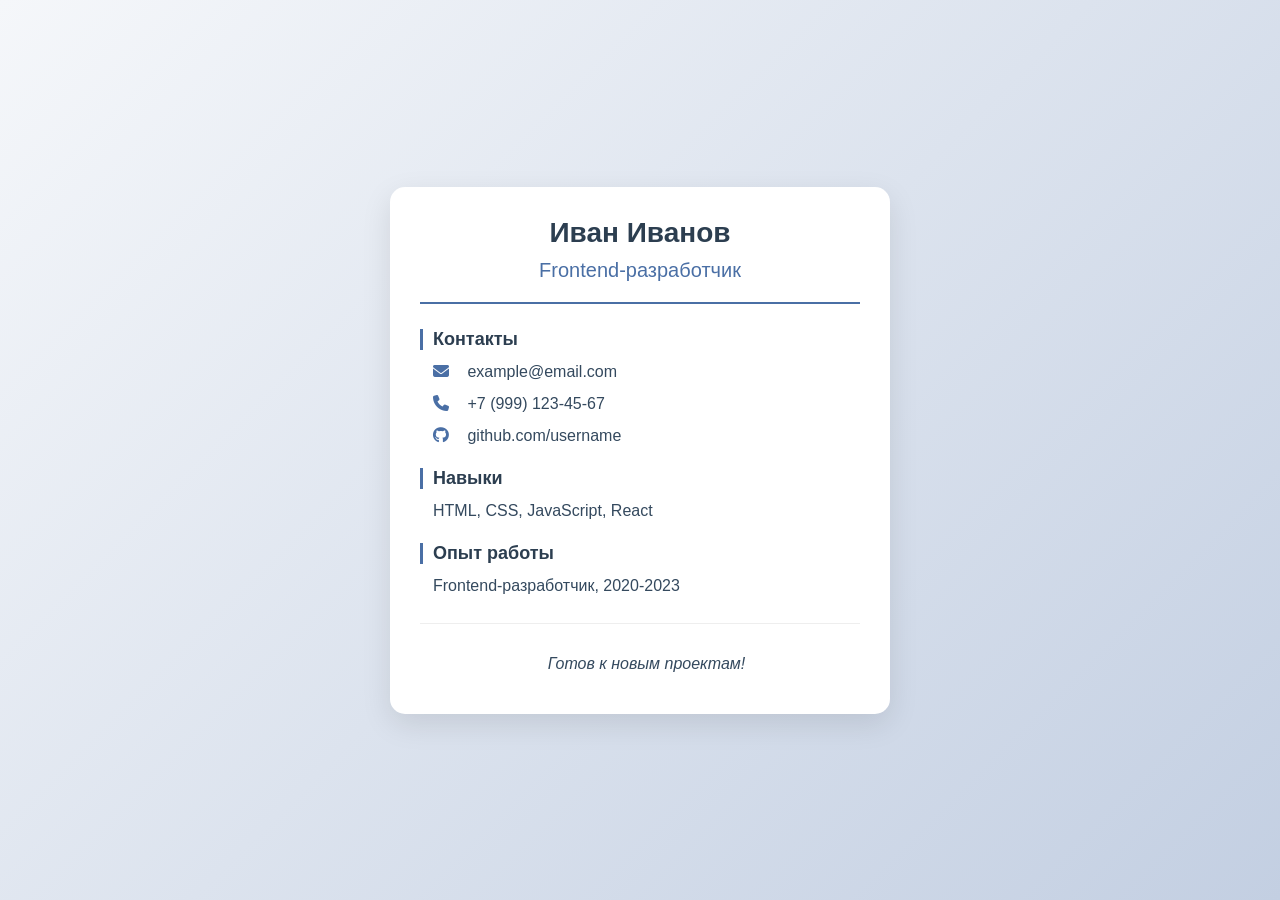
<file: index.html>
<!DOCTYPE html>
<html lang="ru">
<head>
    <meta charset="UTF-8">
    <meta name="viewport" content="width=device-width, initial-scale=1.0">
    <title>Резюме</title>
    <link rel="stylesheet" href="style.css">
    <link rel="stylesheet" href="https://cdnjs.cloudflare.com/ajax/libs/font-awesome/6.4.0/css/all.min.css">
</head>
<body>
    <div class="resume">
        <header>
            <h1>Иван Иванов</h1>
            <h2>Frontend-разработчик</h2>
        </header>
        <main>
            <section class="contact">
                <h3>Контакты</h3>
                <p><i class="fas fa-envelope"></i> example@email.com</p>
                <p><i class="fas fa-phone"></i> +7 (999) 123-45-67</p>
                <p><i class="fab fa-github"></i> github.com/username</p>
            </section>
            <section class="skills">
                <h3>Навыки</h3>
                <p>HTML, CSS, JavaScript, React</p>
            </section>
            <section class="experience">
                <h3>Опыт работы</h3>
                <p>Frontend-разработчик, 2020-2023</p>
            </section>
        </main>
        <footer>
            <p>Готов к новым проектам!</p>
        </footer>
    </div>
</body>
</html>
</file>
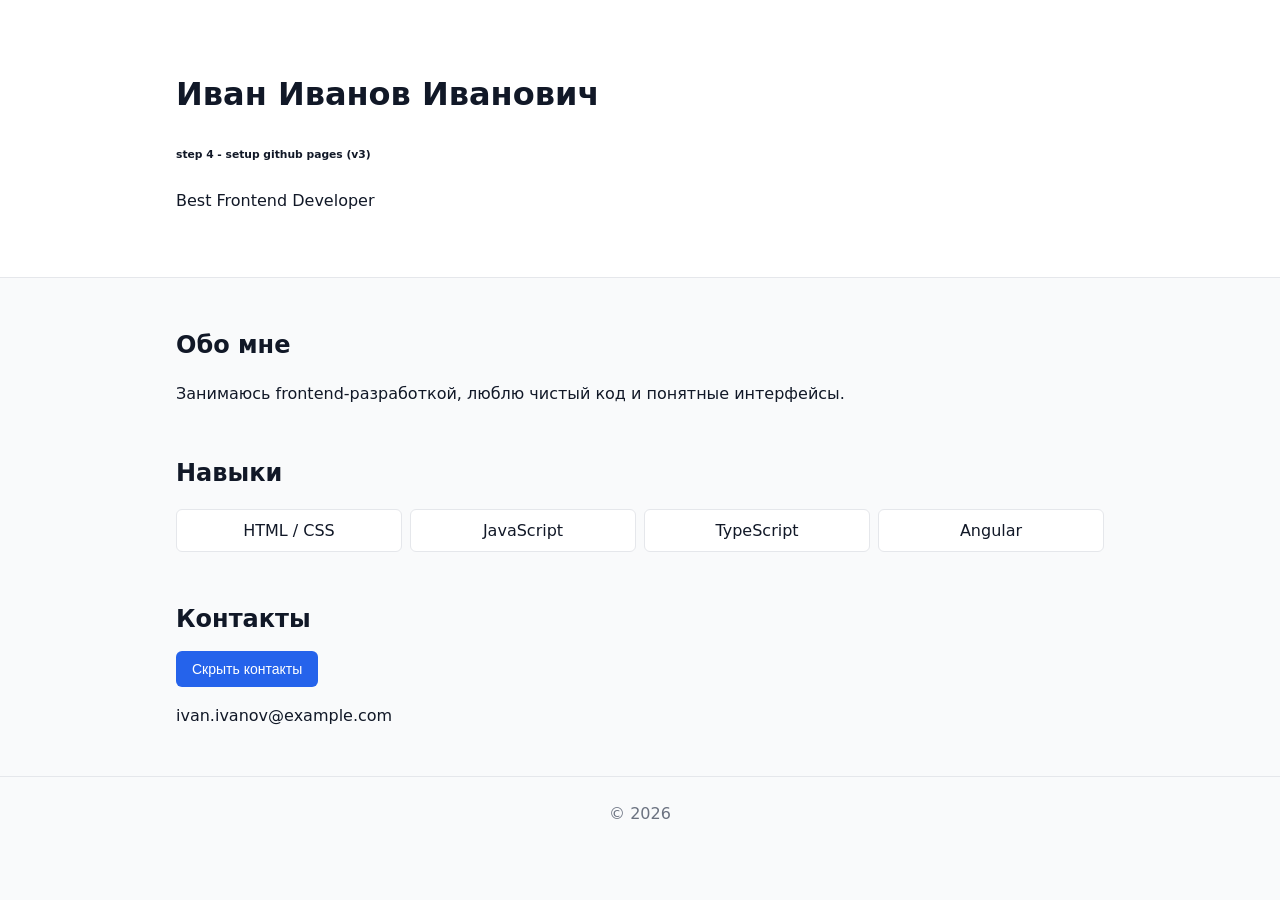
<file: src/index.html>
<!DOCTYPE html>
<html lang="ru">
    <head>
        <meta charset="UTF-8" />
        <meta name="viewport" content="width=device-width, initial-scale=1" />
        <title>Иван Иванов — Frontend Developer</title>

        <link rel="stylesheet" href="styles.css" />
    </head>
    <body class="page">
        <header class="page__header header">
            <div class="container">
                <h1 class="header__name">Иван Иванов Иванович</h1>
                <h6>step 4 - setup github pages (v3)</h6>
                <p class="header__role">Best Frontend Developer</p>
            </div>
        </header>

        <main class="page__content container">
            <section class="section">
                <h2 class="section__title">Обо мне</h2>
                <p class="section__text">
                    Занимаюсь frontend-разработкой, люблю чистый код и понятные
                    интерфейсы.
                </p>
            </section>

            <section class="section">
                <h2 class="section__title">Навыки</h2>
                <ul class="skills">
                    <li class="skills__item">HTML / CSS</li>
                    <li class="skills__item">JavaScript</li>
                    <li class="skills__item">TypeScript</li>
                    <li class="skills__item">Angular</li>
                </ul>
            </section>

            <section class="section">
                <h2 class="section__title">Контакты</h2>

                <button id="contactBtn" class="button">Скрыть контакты</button>

                <p id="email" class="contact contact--hidden">
                    ivan.ivanov@example.com
                </p>
            </section>
        </main>

        <footer class="page__footer footer">
            <div class="container">© 2026</div>
        </footer>

        <script src="script.js"></script>
    </body>
</html>
</file>
<file: style.css>
* {
    margin: 0;
    padding: 0;
    box-sizing: border-box;
    font-family: 'Segoe UI', sans-serif;
}

body {
    background: linear-gradient(135deg, #f5f7fa 0%, #c3cfe2 100%);
    min-height: 100vh;
    display: flex;
    justify-content: center;
    align-items: center;
    padding: 20px;
}

.resume {
    background: white;
    border-radius: 15px;
    box-shadow: 0 10px 30px rgba(0, 0, 0, 0.1);
    max-width: 500px;
    width: 100%;
    padding: 30px;
    text-align: center;
}

header {
    border-bottom: 2px solid #4a6fa5;
    padding-bottom: 20px;
    margin-bottom: 25px;
}

h1 {
    color: #2c3e50;
    font-size: 28px;
    margin-bottom: 10px;
}

h2 {
    color: #4a6fa5;
    font-size: 20px;
    font-weight: 500;
}

h3 {
    color: #2c3e50;
    margin: 20px 0 10px;
    font-size: 18px;
    text-align: left;
    padding-left: 10px;
    border-left: 3px solid #4a6fa5;
}

section {
    margin: 15px 0;
    text-align: left;
}

p {
    color: #34495e;
    margin: 8px 0;
    line-height: 1.5;
    padding-left: 13px;
}

i {
    color: #4a6fa5;
    width: 20px;
    margin-right: 10px;
}

footer {
    margin-top: 25px;
    padding-top: 20px;
    border-top: 1px solid #eee;
    color: #7f8c8d;
    font-style: italic;
}

@media (max-width: 480px) {
    .resume {
        padding: 20px;
    }
    
    h1 {
        font-size: 24px;
    }
    
    h2 {
        font-size: 18px;
    }
}
</file>
<file: src/styles.css>
:root {
    --bg: #f9fafb;
    --text: #111827;
    --muted: #6b7280;
    --accent: #2563eb;
}

* {
    box-sizing: border-box;
}

body {
    margin: 0;
    font-family: system-ui, -apple-system, sans-serif;
    color: var(--text);
    background: var(--bg);
    line-height: 1.6;
}

.container {
    max-width: 60rem;
    padding: 0 1rem;
    margin: 0 auto;
}

.header {
    padding: 3rem 0;
    background: white;
    border-bottom: 1px solid #e5e7eb;
}

.name {
    margin: 0;
    font-size: 2rem;
}

.role {
    margin: 0.5rem 0 0;
    color: var(--muted);
}

.section {
    margin: 3rem 0;
}

.section h2 {
    margin-bottom: 0.75rem;
}

.skills {
    list-style: none;
    padding: 0;
    display: grid;
    grid-template-columns: repeat(auto-fit, minmax(8.75rem, 1fr));
    gap: 0.5rem;
}

.skills li {
    padding: 0.5rem 0.75rem;
    background: white;
    border: 1px solid #e5e7eb;
    border-radius: 0.375rem;
    text-align: center;
}

.button {
    padding: 0.625rem 1rem;
    border: none;
    border-radius: 0.375rem;
    background: var(--accent);
    color: white;
    cursor: pointer;
    font-size: 0.875rem;
}

.button:hover {
    opacity: 0.9;
}

.email {
    margin-top: 0.75rem;
    font-weight: 500;
}

.hidden {
    display: none;
}

.footer {
    padding: 1.5rem 0;
    color: var(--muted);
    text-align: center;
    border-top: 1px solid #e5e7eb;
}
</file>
